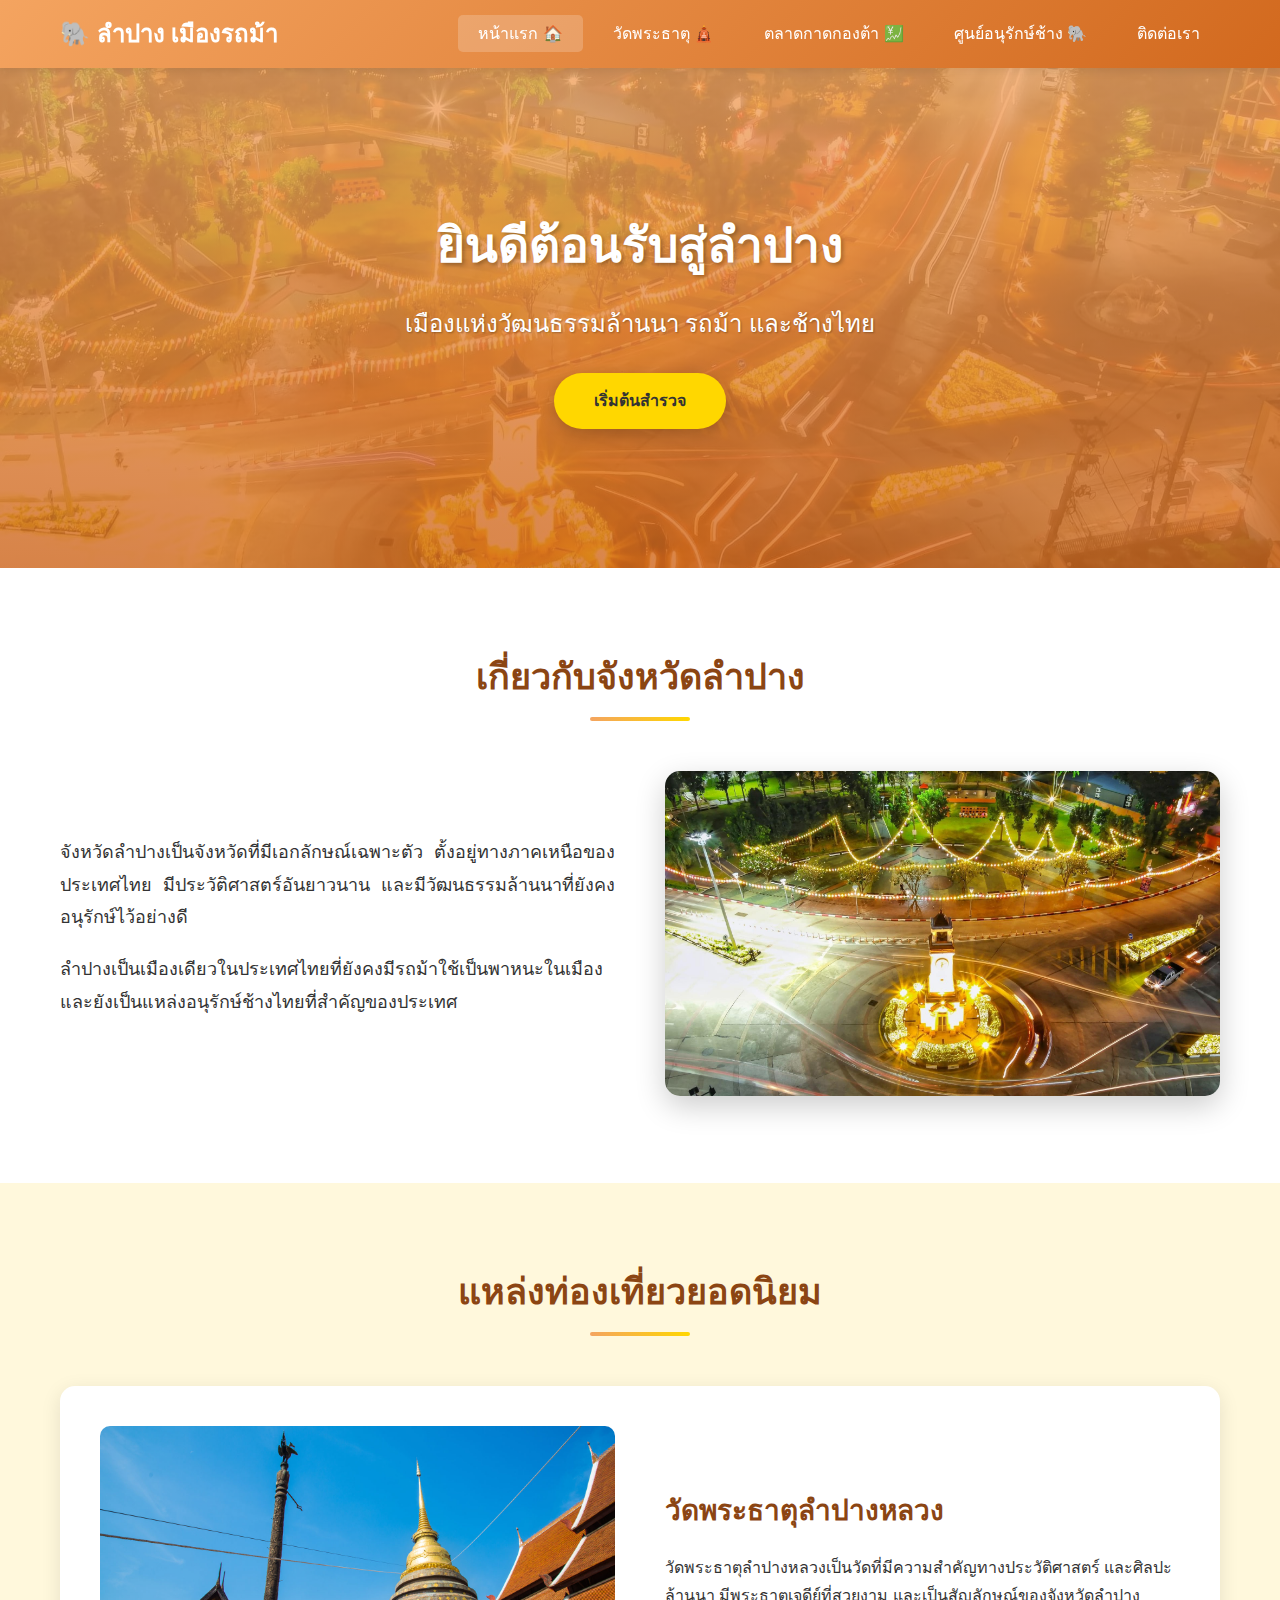
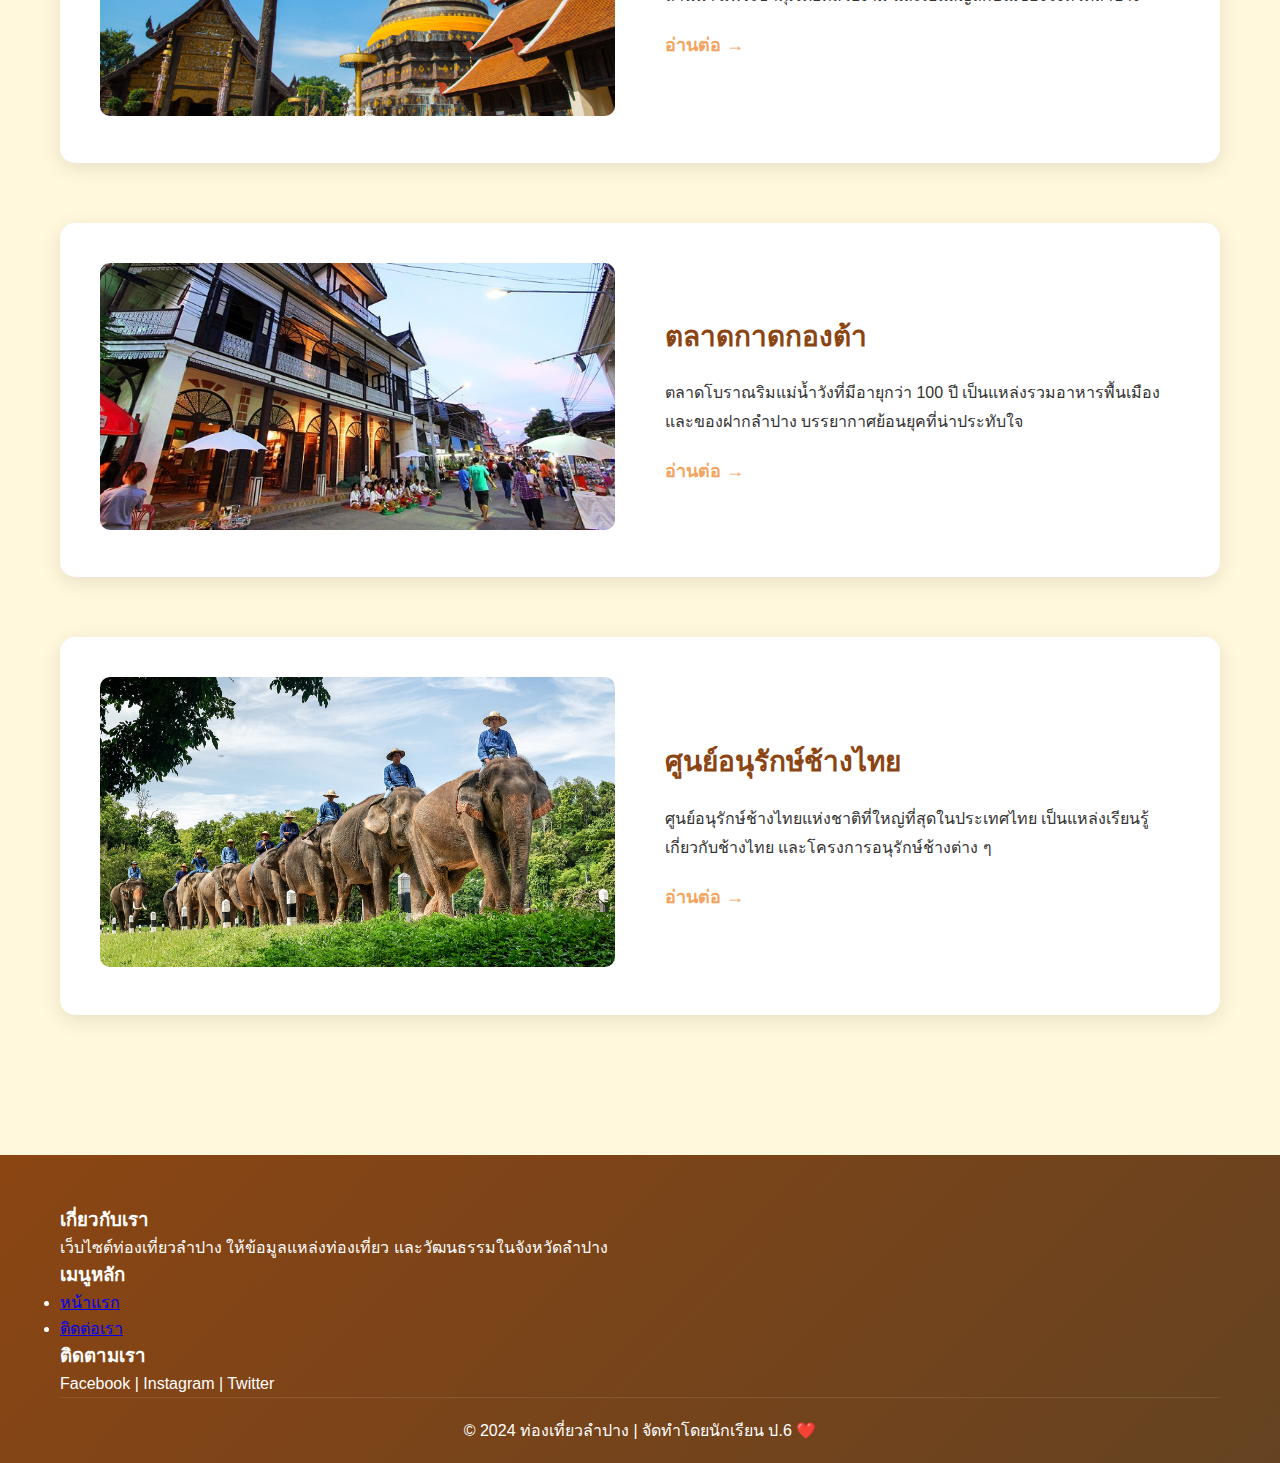
<file: index.html>
<!DOCTYPE html>
<html lang="th">
<head>
  <meta charset="UTF-8">
  <meta name="viewport" content="width=device-width, initial-scale=1.0">
  <title>ท่องเที่ยวลำปาง - เมืองรถม้า</title>
  <link rel="stylesheet" href="styles.css">
</head>

<body>

<!-- Header และ Navigation -->
<header>
  <div class="container">
    <div class="logo">
      <h1>🐘 ลำปาง เมืองรถม้า</h1>
    </div>
    <nav>
      <ul>
        <li><a href="index.html" class="active">หน้าแรก 🏠</a></li>
        <li><a href="wat-phra-that.html">วัดพระธาตุ 🛕</a></li>
        <li><a href="kad-kong-ta.html">ตลาดกาดกองต้า 💹</a></li>
        <li><a href="elephant-center.html">ศูนย์อนุรักษ์ช้าง 🐘</a></li>
        <li><a href="contact.html">ติดต่อเรา</a></li>
      </ul>
    </nav>
  </div>
</header>

<!-- Hero Section -->
<section class="hero">
  <div class="hero-content">
    <h2>ยินดีต้อนรับสู่ลำปาง</h2>
    <p>เมืองแห่งวัฒนธรรมล้านนา รถม้า และช้างไทย</p>
    <a href="#attractions" class="btn">เริ่มต้นสำรวจ</a>
  </div>
</section>

<!-- เกี่ยวกับลำปาง -->
<section class="about" id="attractions">
  <div class="container">
    <h2 class="section-title">เกี่ยวกับจังหวัดลำปาง</h2>
    <div class="content-wrapper">
      <div class="content-text">
        <p>
          จังหวัดลำปางเป็นจังหวัดที่มีเอกลักษณ์เฉพาะตัว
          ตั้งอยู่ทางภาคเหนือของประเทศไทย มีประวัติศาสตร์อันยาวนาน
          และมีวัฒนธรรมล้านนาที่ยังคงอนุรักษ์ไว้อย่างดี
        </p>
        <p>
          ลำปางเป็นเมืองเดียวในประเทศไทยที่ยังคงมีรถม้าใช้เป็นพาหนะในเมือง
          และยังเป็นแหล่งอนุรักษ์ช้างไทยที่สำคัญของประเทศ
        </p>
      </div>
      <div class="content-image">
        <img src="images/lampang1.jpg" alt="จังหวัดลำปาง">
      </div>
    </div>
  </div>
</section>

<!-- แหล่งท่องเที่ยวยอดนิยม -->
<section class="attractions">
  <div class="container">
    <h2 class="section-title">แหล่งท่องเที่ยวยอดนิยม</h2>

    <!-- สถานที่ 1 -->
    <div class="attraction-item">
      <div class="attraction-image">
        <img src="images/Watphrathatlampangluang.jpg" alt="วัดพระธาตุลำปางหลวง">
      </div>
      <div class="attraction-content">
        <h3>วัดพระธาตุลำปางหลวง</h3>
        <p>
          วัดพระธาตุลำปางหลวงเป็นวัดที่มีความสำคัญทางประวัติศาสตร์
          และศิลปะล้านนา มีพระธาตุเจดีย์ที่สวยงาม
          และเป็นสัญลักษณ์ของจังหวัดลำปาง
        </p>
        <a href="wat-phra-that.html" class="btn-link">อ่านต่อ →</a>
      </div>
    </div>

    <!-- สถานที่ 2 -->
    <div class="attraction-item reverse">
      <div class="attraction-content">
        <h3>ตลาดกาดกองต้า</h3>
        <p>
          ตลาดโบราณริมแม่น้ำวังที่มีอายุกว่า 100 ปี
          เป็นแหล่งรวมอาหารพื้นเมืองและของฝากลำปาง
          บรรยากาศย้อนยุคที่น่าประทับใจ
        </p>
        <a href="images/kongtamarket1.jpg" class="btn-link">อ่านต่อ →</a>
      </div>
      <div class="attraction-image">
        <img src="images/kongtamarket1.jpg" alt="ตลาดกาดกองต้า">
      </div>
    </div>

    <!-- สถานที่ 3 -->
    <div class="attraction-item">
      <div class="attraction-image">
        <img src="images/changthai1.jpg" alt="ศูนย์อนุรักษ์ช้างไทย">
      </div>
      <div class="attraction-content">
        <h3>ศูนย์อนุรักษ์ช้างไทย</h3>
        <p>
          ศูนย์อนุรักษ์ช้างไทยแห่งชาติที่ใหญ่ที่สุดในประเทศไทย
          เป็นแหล่งเรียนรู้เกี่ยวกับช้างไทย
          และโครงการอนุรักษ์ช้างต่าง ๆ
        </p>
        <a href="elephant-center.html" class="btn-link">อ่านต่อ →</a>
      </div>
    </div>

  </div>
</section>

<!-- Footer -->
<footer>
  <div class="container">
    <div class="footer-content">
      <div class="footer-section">
        <h3>เกี่ยวกับเรา</h3>
        <p>
          เว็บไซต์ท่องเที่ยวลำปาง ให้ข้อมูลแหล่งท่องเที่ยว
          และวัฒนธรรมในจังหวัดลำปาง
        </p>
      </div>
      <div class="footer-section">
        <h3>เมนูหลัก</h3>
        <ul>
          <li><a href="index.html">หน้าแรก</a></li>
          <li><a href="contact.html">ติดต่อเรา</a></li>
        </ul>
      </div>
      <div class="footer-section">
        <h3>ติดตามเรา</h3>
        <p>Facebook | Instagram | Twitter</p>
      </div>
    </div>
    <div class="footer-bottom">
      <p>&copy; 2024 ท่องเที่ยวลำปาง | จัดทำโดยนักเรียน ป.6 ❤️</p>
    </div>
  </div>
</footer>

</body>
</html>
</file>
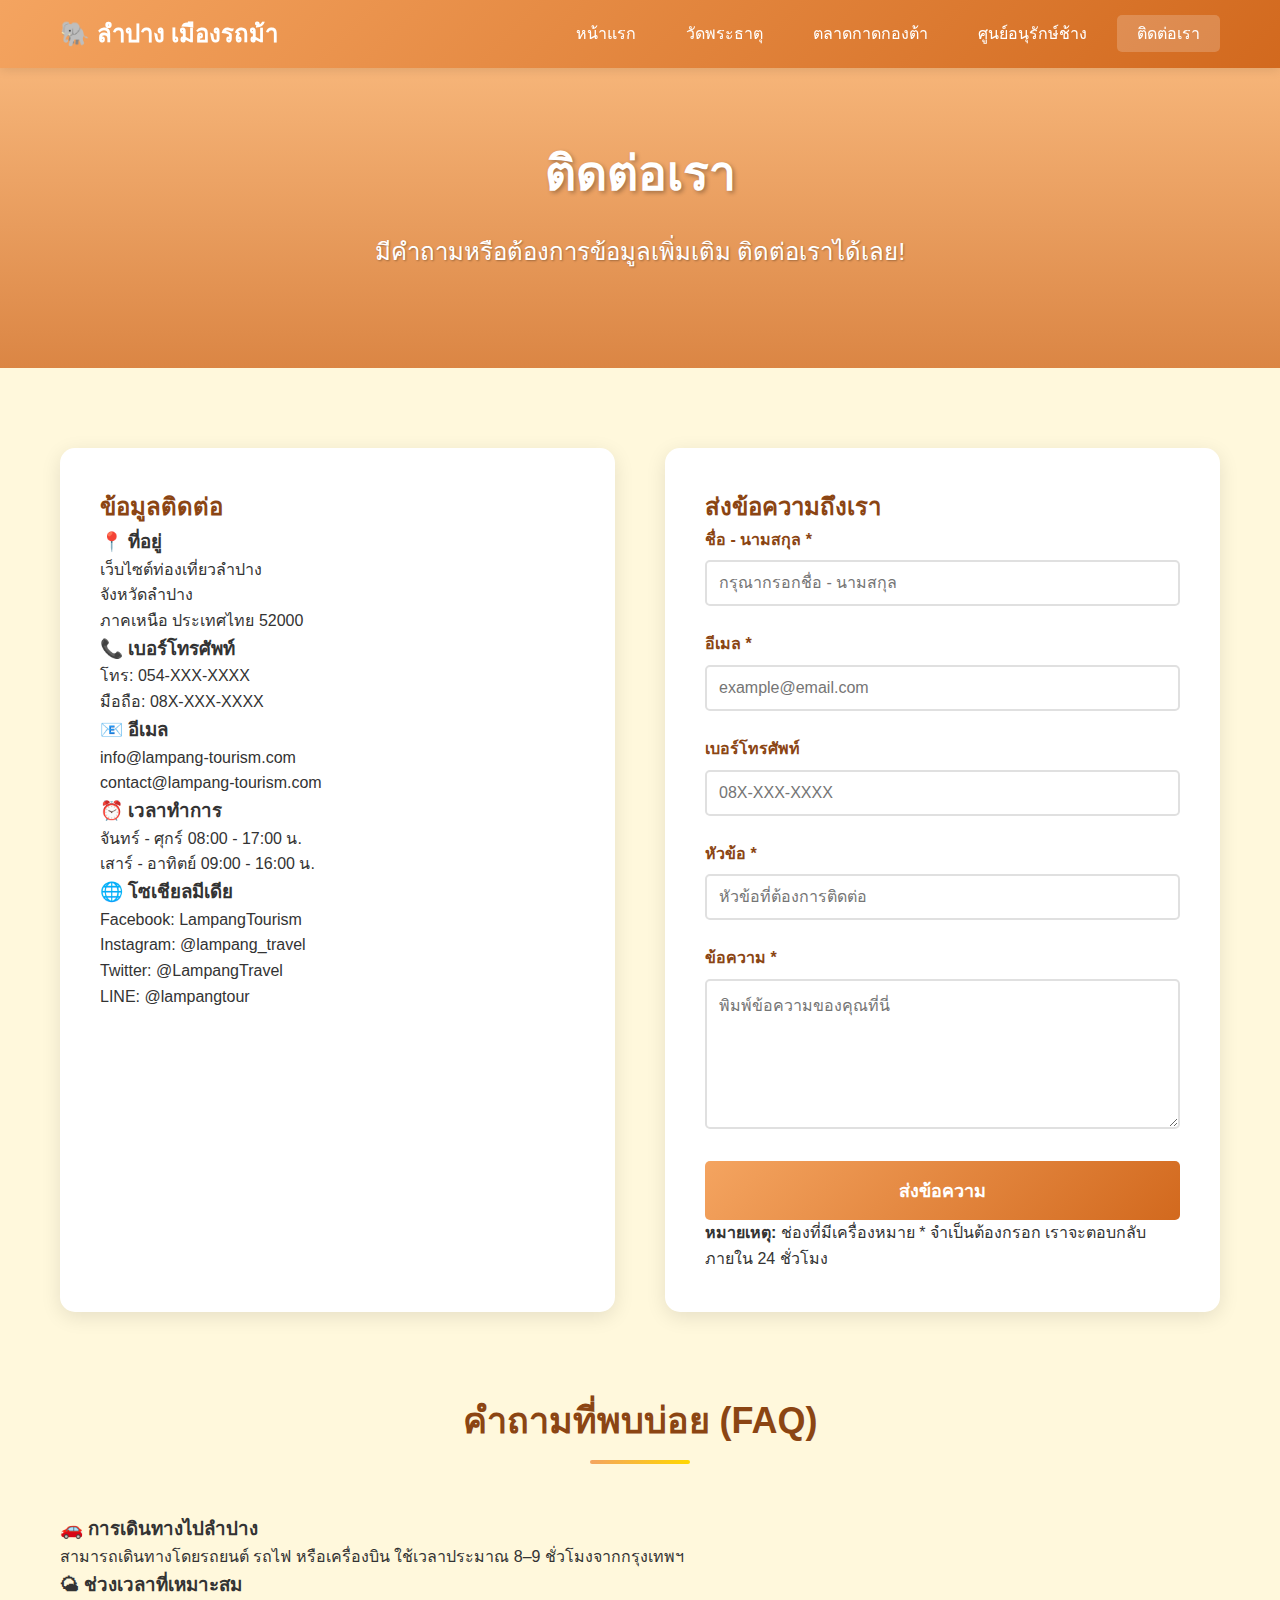
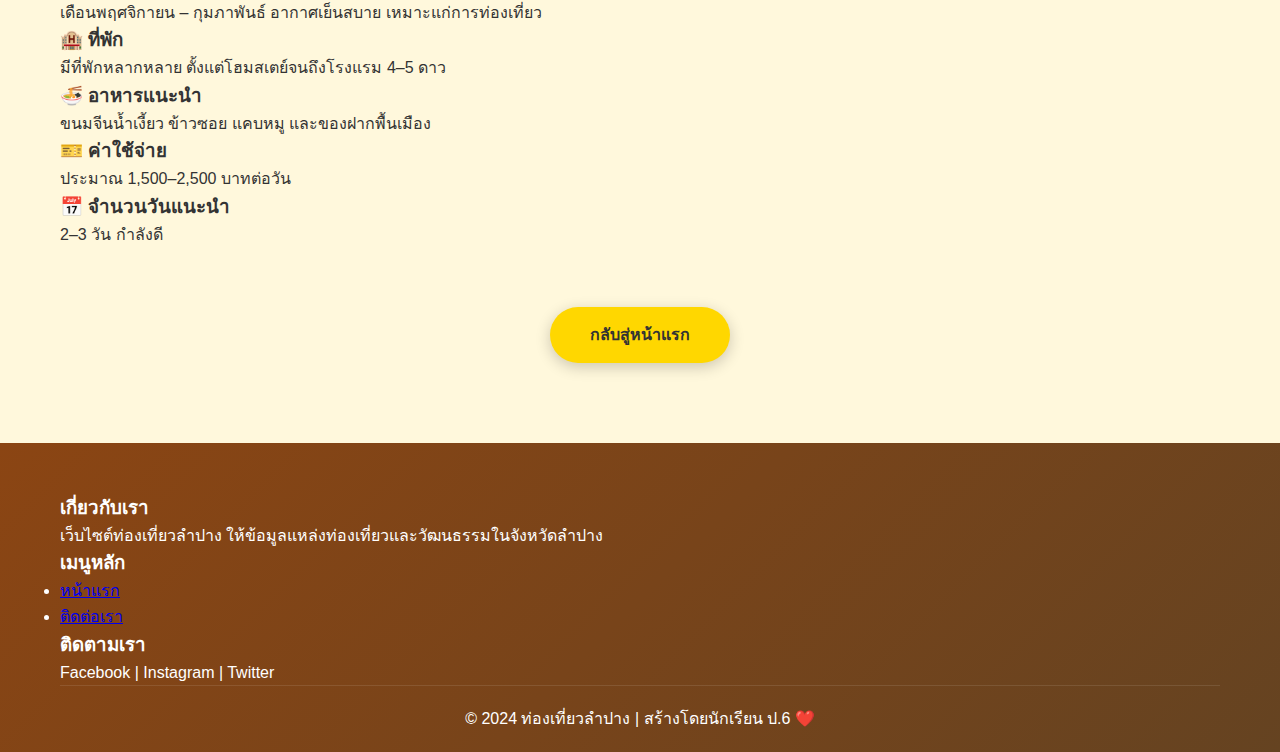
<file: contact.html>
<!DOCTYPE html>
<html lang="th">
<head>
  <meta charset="UTF-8">
  <meta name="viewport" content="width=device-width, initial-scale=1.0">
  <title>ติดต่อเรา - ท่องเที่ยวลำปาง</title>
  <link rel="stylesheet" href="styles.css">
</head>
<body>

<!-- Header และ Navigation -->
<header>
  <div class="container">
    <div class="logo">
      <h1>🐘 ลำปาง เมืองรถม้า</h1>
    </div>
    <nav>
      <ul>
        <li><a href="index.html">หน้าแรก</a></li>
        <li><a href="wat-phra-that.html">วัดพระธาตุ</a></li>
        <li><a href="kad-kong-ta.html">ตลาดกาดกองต้า</a></li>
        <li><a href="elephant-center.html">ศูนย์อนุรักษ์ช้าง</a></li>
        <li><a href="contact.html" class="active">ติดต่อเรา</a></li>
      </ul>
    </nav>
  </div>
</header>

<!-- Hero Section -->
<section class="hero" style="
  height:300px;
  background-image: linear-gradient(rgba(244,164,96,0.8), rgba(210,105,30,0.8)),
  url('https://images.unsplash.com/photo-1423666639041-f56000c27a9a?w=1600&h=400&fit=crop');
">
  <div class="hero-content">
    <h2>ติดต่อเรา</h2>
    <p>มีคำถามหรือต้องการข้อมูลเพิ่มเติม ติดต่อเราได้เลย!</p>
  </div>
</section>

<!-- Contact Section -->
<section class="contact-section">
  <div class="container">
    <div class="contact-container">

      <!-- ข้อมูลติดต่อ -->
      <div class="contact-info">
        <h2 style="color:#8B4513;">ข้อมูลติดต่อ</h2>

        <div>
          <h3>📍 ที่อยู่</h3>
          <p>
            เว็บไซต์ท่องเที่ยวลำปาง<br>
            จังหวัดลำปาง<br>
            ภาคเหนือ ประเทศไทย 52000
          </p>
        </div>

        <div>
          <h3>📞 เบอร์โทรศัพท์</h3>
          <p>
            โทร: 054-XXX-XXXX<br>
            มือถือ: 08X-XXX-XXXX
          </p>
        </div>

        <div>
          <h3>📧 อีเมล</h3>
          <p>
            info@lampang-tourism.com<br>
            contact@lampang-tourism.com
          </p>
        </div>

        <div>
          <h3>⏰ เวลาทำการ</h3>
          <p>
            จันทร์ - ศุกร์ 08:00 - 17:00 น.<br>
            เสาร์ - อาทิตย์ 09:00 - 16:00 น.
          </p>
        </div>

        <div>
          <h3>🌐 โซเชียลมีเดีย</h3>
          <p>
            Facebook: LampangTourism<br>
            Instagram: @lampang_travel<br>
            Twitter: @LampangTravel<br>
            LINE: @lampangtour
          </p>
        </div>
      </div>

      <!-- ฟอร์มติดต่อ -->
      <div class="contact-form">
        <h2 style="color:#8B4513;">ส่งข้อความถึงเรา</h2>

        <form>
          <div class="form-group">
            <label for="name">ชื่อ - นามสกุล *</label>
            <input type="text" id="name" required placeholder="กรุณากรอกชื่อ - นามสกุล">
          </div>

          <div class="form-group">
            <label for="email">อีเมล *</label>
            <input type="email" id="email" required placeholder="example@email.com">
          </div>

          <div class="form-group">
            <label for="phone">เบอร์โทรศัพท์</label>
            <input type="tel" id="phone" placeholder="08X-XXX-XXXX">
          </div>

          <div class="form-group">
            <label for="subject">หัวข้อ *</label>
            <input type="text" id="subject" required placeholder="หัวข้อที่ต้องการติดต่อ">
          </div>

          <div class="form-group">
            <label for="message">ข้อความ *</label>
            <textarea id="message" required placeholder="พิมพ์ข้อความของคุณที่นี่"></textarea>
          </div>

          <button type="submit" class="submit-btn">ส่งข้อความ</button>
        </form>

        <div class="note">
          <p><strong>หมายเหตุ:</strong> ช่องที่มีเครื่องหมาย * จำเป็นต้องกรอก เราจะตอบกลับภายใน 24 ชั่วโมง</p>
        </div>
      </div>

    </div>

    <!-- FAQ -->
    <div style="margin-top:80px;">
      <h2 class="section-title">คำถามที่พบบ่อย (FAQ)</h2>

      <div class="faq-grid">
        <div class="faq-box">
          <h3>🚗 การเดินทางไปลำปาง</h3>
          <p>สามารถเดินทางโดยรถยนต์ รถไฟ หรือเครื่องบิน ใช้เวลาประมาณ 8–9 ชั่วโมงจากกรุงเทพฯ</p>
        </div>

        <div class="faq-box">
          <h3>🌤 ช่วงเวลาที่เหมาะสม</h3>
          <p>เดือนพฤศจิกายน – กุมภาพันธ์ อากาศเย็นสบาย เหมาะแก่การท่องเที่ยว</p>
        </div>

        <div class="faq-box">
          <h3>🏨 ที่พัก</h3>
          <p>มีที่พักหลากหลาย ตั้งแต่โฮมสเตย์จนถึงโรงแรม 4–5 ดาว</p>
        </div>

        <div class="faq-box">
          <h3>🍜 อาหารแนะนำ</h3>
          <p>ขนมจีนน้ำเงี้ยว ข้าวซอย แคบหมู และของฝากพื้นเมือง</p>
        </div>

        <div class="faq-box">
          <h3>🎫 ค่าใช้จ่าย</h3>
          <p>ประมาณ 1,500–2,500 บาทต่อวัน</p>
        </div>

        <div class="faq-box">
          <h3>📅 จำนวนวันแนะนำ</h3>
          <p>2–3 วัน กำลังดี</p>
        </div>
      </div>
    </div>

    <!-- ปุ่มกลับ -->
    <div style="text-align:center; margin-top:60px;">
      <a href="index.html" class="btn">กลับสู่หน้าแรก</a>
    </div>

  </div>
</section>

<!-- Footer -->
<footer>
  <div class="container">
    <div class="footer-content">
      <div class="footer-section">
        <h3>เกี่ยวกับเรา</h3>
        <p>เว็บไซต์ท่องเที่ยวลำปาง ให้ข้อมูลแหล่งท่องเที่ยวและวัฒนธรรมในจังหวัดลำปาง</p>
      </div>
      <div class="footer-section">
        <h3>เมนูหลัก</h3>
        <ul>
          <li><a href="index.html">หน้าแรก</a></li>
          <li><a href="contact.html">ติดต่อเรา</a></li>
        </ul>
      </div>
      <div class="footer-section">
        <h3>ติดตามเรา</h3>
        <p>Facebook | Instagram | Twitter</p>
      </div>
    </div>

    <div class="footer-bottom">
      <p>&copy; 2024 ท่องเที่ยวลำปาง | สร้างโดยนักเรียน ป.6 ❤️</p>
    </div>
  </div>
</footer>

</body>
</html>
</file>
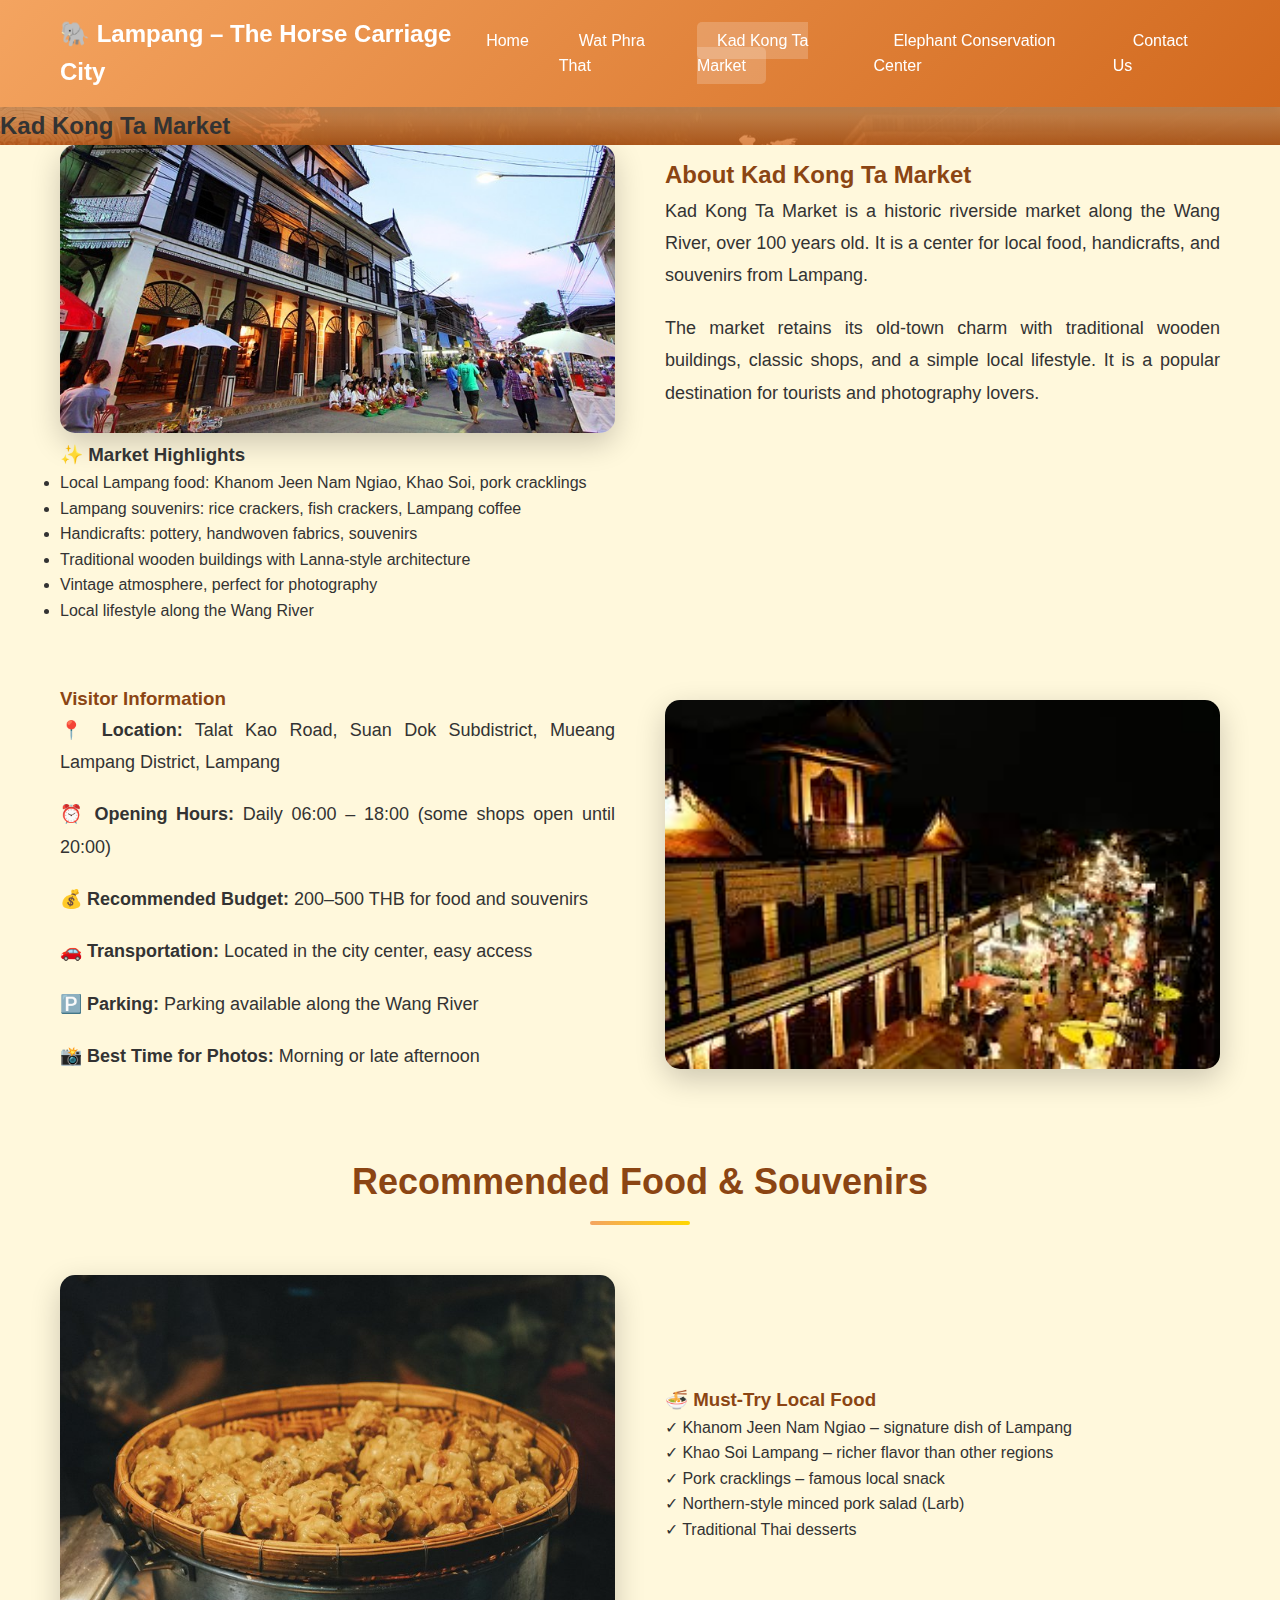
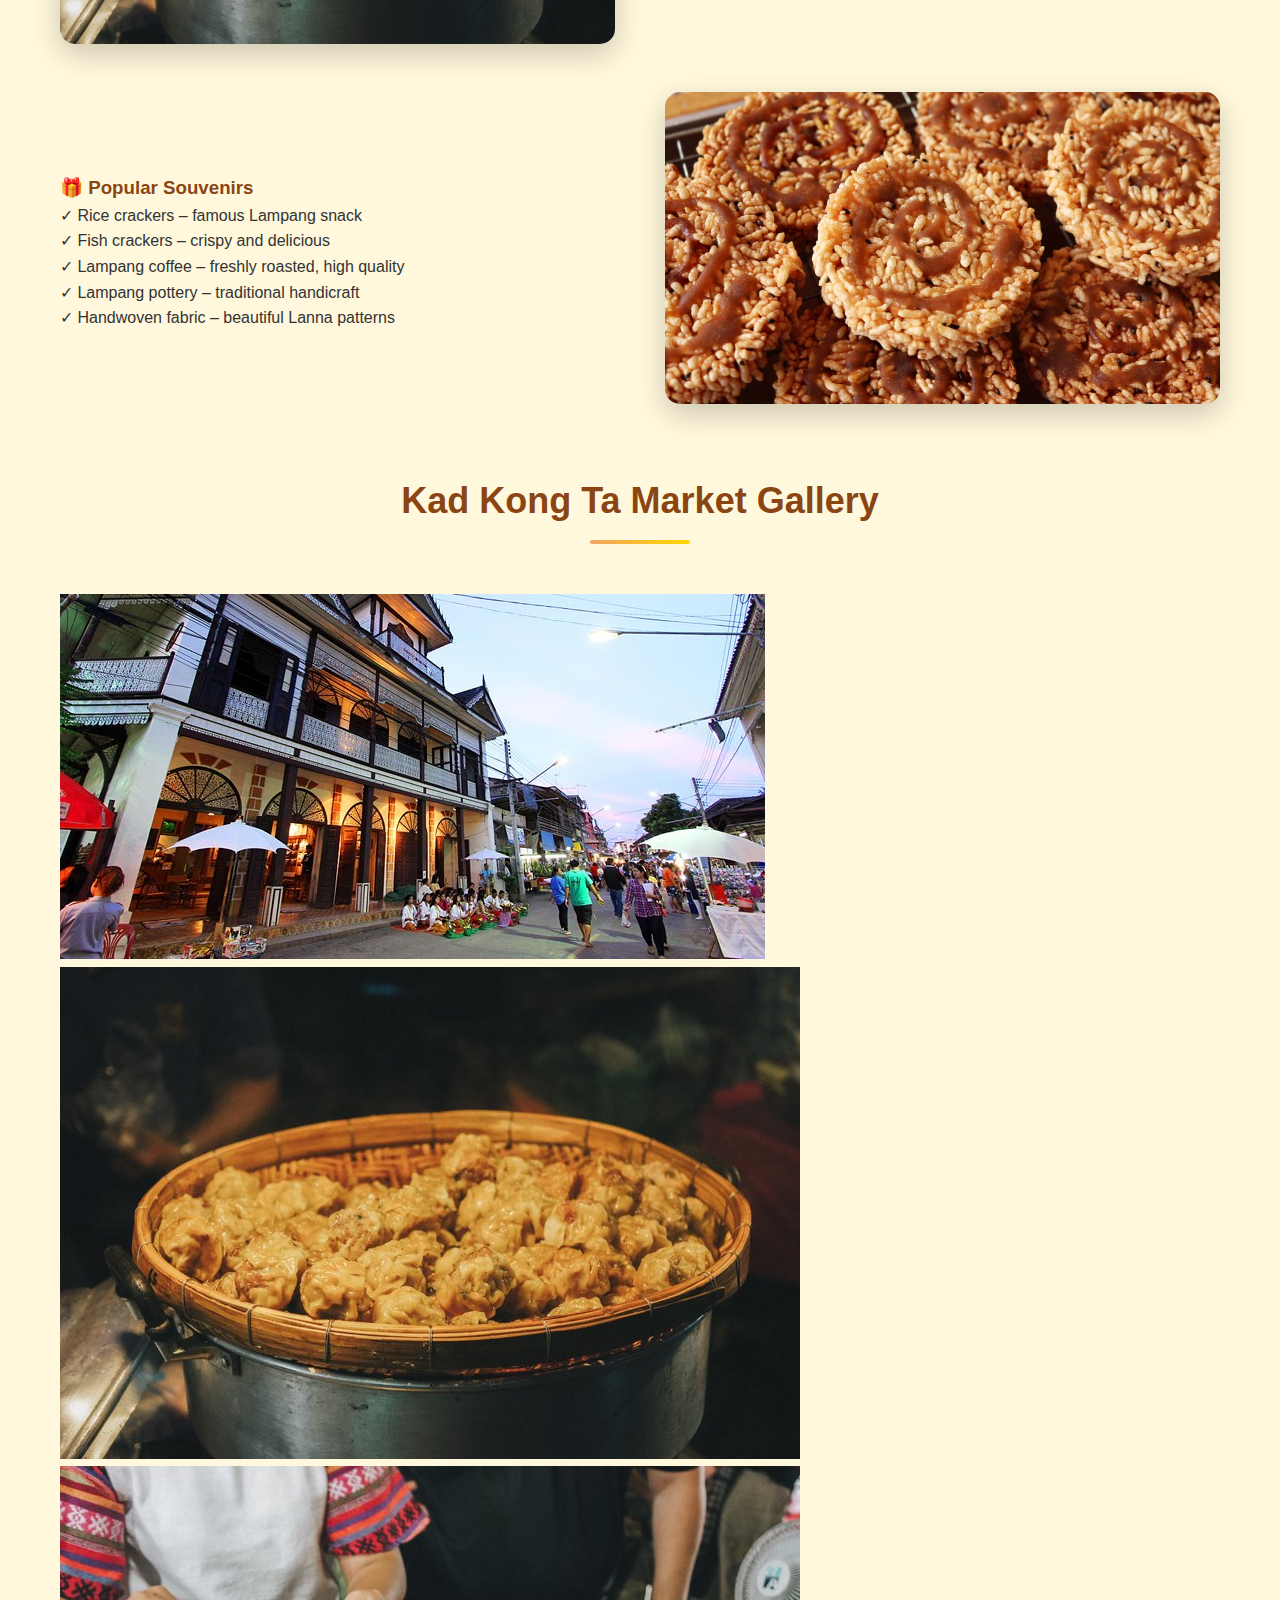
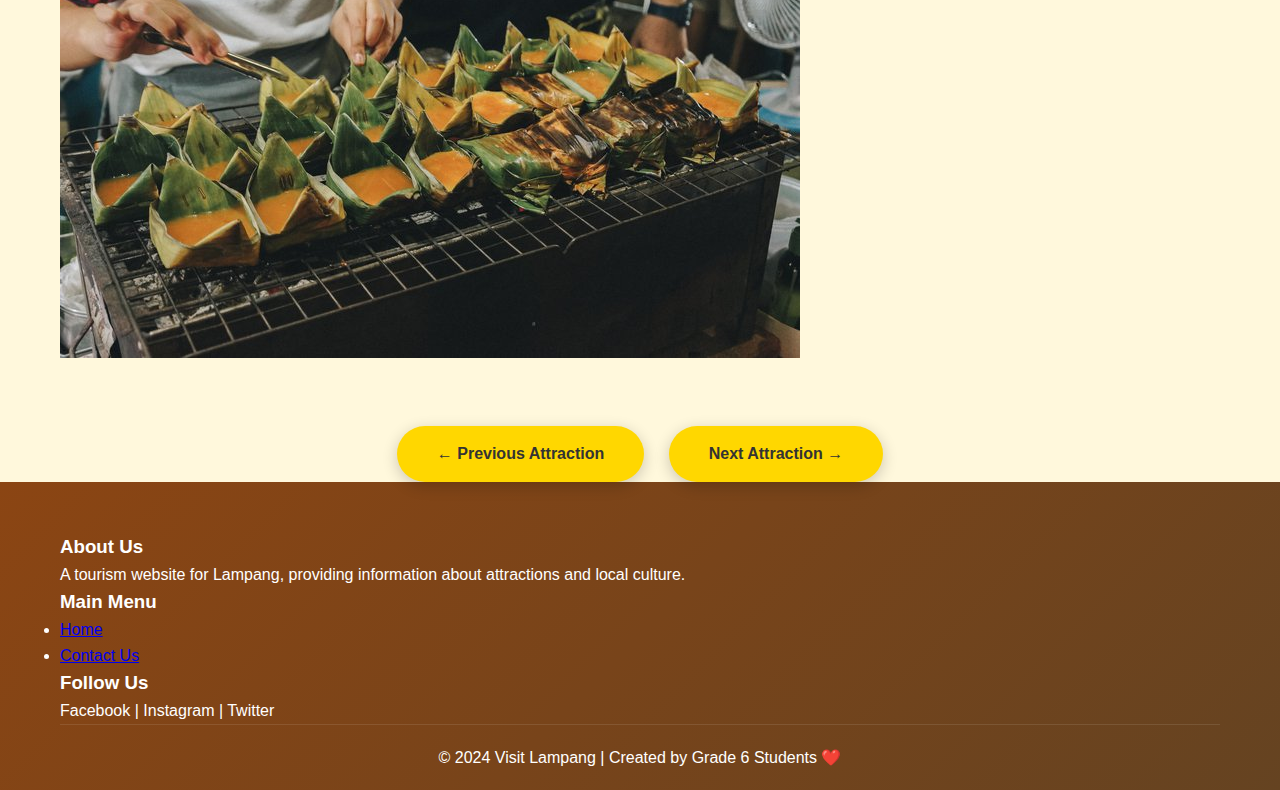
<file: kad-kong-ta.html>
<!DOCTYPE html>
<html lang="en">
<head>
  <meta charset="UTF-8">
  <meta name="viewport" content="width=device-width, initial-scale=1.0">
  <title>Kad Kong Ta Market - Visit Lampang</title>
  <link rel="stylesheet" href="styles.css">
</head>

<body>

<!-- Header and Navigation -->
<header>
  <div class="container">
    <div class="logo">
      <h1>🐘 Lampang – The Horse Carriage City</h1>
    </div>
    <nav>
      <ul>
        <li><a href="index.html">Home</a></li>
        <li><a href="wat-phra-that.html">Wat Phra That</a></li>
        <li><a href="kad-kong-ta.html" class="active">Kad Kong Ta Market</a></li>
        <li><a href="elephant-center.html">Elephant Conservation Center</a></li>
        <li><a href="contact.html">Contact Us</a></li>
      </ul>
    </nav>
  </div>
</header>

<!-- Hero Section -->
<section class="detail-hero" style="background-image: linear-gradient(rgba(244,164,96,0.8), rgba(210,105,30,0.8)), url('images/coverkongtamarket.jpg');">
  <h2>Kad Kong Ta Market</h2>
</section>

<!-- Detail Content -->
<section class="detail-content">
  <div class="container">

    <div class="content-wrapper">
      <div class="content-image">
        <img src="images/kongtamarket1.jpg" alt="Kad Kong Ta Market">
      </div>
      <div class="content-text">
        <h2 style="color:#8B4513;">About Kad Kong Ta Market</h2>
        <p>
          Kad Kong Ta Market is a historic riverside market along the Wang River,
          over 100 years old. It is a center for local food, handicrafts,
          and souvenirs from Lampang.
        </p>
        <p>
          The market retains its old-town charm with traditional wooden buildings,
          classic shops, and a simple local lifestyle.
          It is a popular destination for tourists and photography lovers.
        </p>
      </div>
    </div>

    <!-- Highlights -->
    <div class="info-box">
      <h3>✨ Market Highlights</h3>
      <ul>
        <li>Local Lampang food: Khanom Jeen Nam Ngiao, Khao Soi, pork cracklings</li>
        <li>Lampang souvenirs: rice crackers, fish crackers, Lampang coffee</li>
        <li>Handicrafts: pottery, handwoven fabrics, souvenirs</li>
        <li>Traditional wooden buildings with Lanna-style architecture</li>
        <li>Vintage atmosphere, perfect for photography</li>
        <li>Local lifestyle along the Wang River</li>
      </ul>
    </div>

    <!-- Visitor Info -->
    <div class="content-wrapper" style="margin-top:60px;">
      <div class="content-text">
        <h3 style="color:#8B4513;">Visitor Information</h3>
        <p><strong>📍 Location:</strong> Talat Kao Road, Suan Dok Subdistrict, Mueang Lampang District, Lampang</p>
        <p><strong>⏰ Opening Hours:</strong> Daily 06:00 – 18:00 (some shops open until 20:00)</p>
        <p><strong>💰 Recommended Budget:</strong> 200–500 THB for food and souvenirs</p>
        <p><strong>🚗 Transportation:</strong> Located in the city center, easy access</p>
        <p><strong>🅿️ Parking:</strong> Parking available along the Wang River</p>
        <p><strong>📸 Best Time for Photos:</strong> Morning or late afternoon</p>
      </div>
      <div class="content-image">
        <img src="images/kongtamarket3.jpg" alt="Market atmosphere">
      </div>
    </div>

    <!-- Food & Souvenirs -->
    <div style="margin-top:60px;">
      <h2 class="section-title">Recommended Food & Souvenirs</h2>

      <div class="content-wrapper" style="margin-bottom:40px;">
        <div class="content-image">
          <img src="images/kongtamarket6.jpg" alt="Local food">
        </div>
        <div class="content-text">
          <h3 style="color:#8B4513;">🍜 Must-Try Local Food</h3>
          <ul style="list-style:none; padding-left:0;">
            <li>✓ Khanom Jeen Nam Ngiao – signature dish of Lampang</li>
            <li>✓ Khao Soi Lampang – richer flavor than other regions</li>
            <li>✓ Pork cracklings – famous local snack</li>
            <li>✓ Northern-style minced pork salad (Larb)</li>
            <li>✓ Traditional Thai desserts</li>
          </ul>
        </div>
      </div>

      <div class="content-wrapper">
        <div class="content-text">
          <h3 style="color:#8B4513;">🎁 Popular Souvenirs</h3>
          <ul style="list-style:none; padding-left:0;">
            <li>✓ Rice crackers – famous Lampang snack</li>
            <li>✓ Fish crackers – crispy and delicious</li>
            <li>✓ Lampang coffee – freshly roasted, high quality</li>
            <li>✓ Lampang pottery – traditional handicraft</li>
            <li>✓ Handwoven fabric – beautiful Lanna patterns</li>
          </ul>
        </div>
        <div class="content-image">
          <img src="images/kong0.jpg" alt="Souvenirs">
        </div>
      </div>
    </div>

    <!-- Gallery -->
    <div style="margin-top:60px;">
      <h2 class="section-title">Kad Kong Ta Market Gallery</h2>
      <div class="gallery">
        <img src="images/kongtamarket1.jpg" alt="Market view 1">
        <img src="images/kongtamarket6.jpg" alt="Market view 2">
        <img src="images/kongtamarket7.jpg" alt="Food">
      </div>
    </div>

    <!-- Navigation Buttons -->
    <div style="margin-top:60px; text-align:center;">
      <a href="wat-phra-that.html" class="btn" style="margin-right:20px;">
        ← Previous Attraction
      </a>
      <a href="elephant-center.html" class="btn">
        Next Attraction →
      </a>
    </div>

  </div>
</section>

<!-- Footer -->
<footer>
  <div class="container">
    <div class="footer-content">
      <div class="footer-section">
        <h3>About Us</h3>
        <p>
          A tourism website for Lampang,
          providing information about attractions and local culture.
        </p>
      </div>
      <div class="footer-section">
        <h3>Main Menu</h3>
        <ul>
          <li><a href="index.html">Home</a></li>
          <li><a href="contact.html">Contact Us</a></li>
        </ul>
      </div>
      <div class="footer-section">
        <h3>Follow Us</h3>
        <p>Facebook | Instagram | Twitter</p>
      </div>
    </div>
    <div class="footer-bottom">
      <p>&copy; 2024 Visit Lampang | Created by Grade 6 Students ❤️</p>
    </div>
  </div>
</footer>

</body>
</html>
</file>
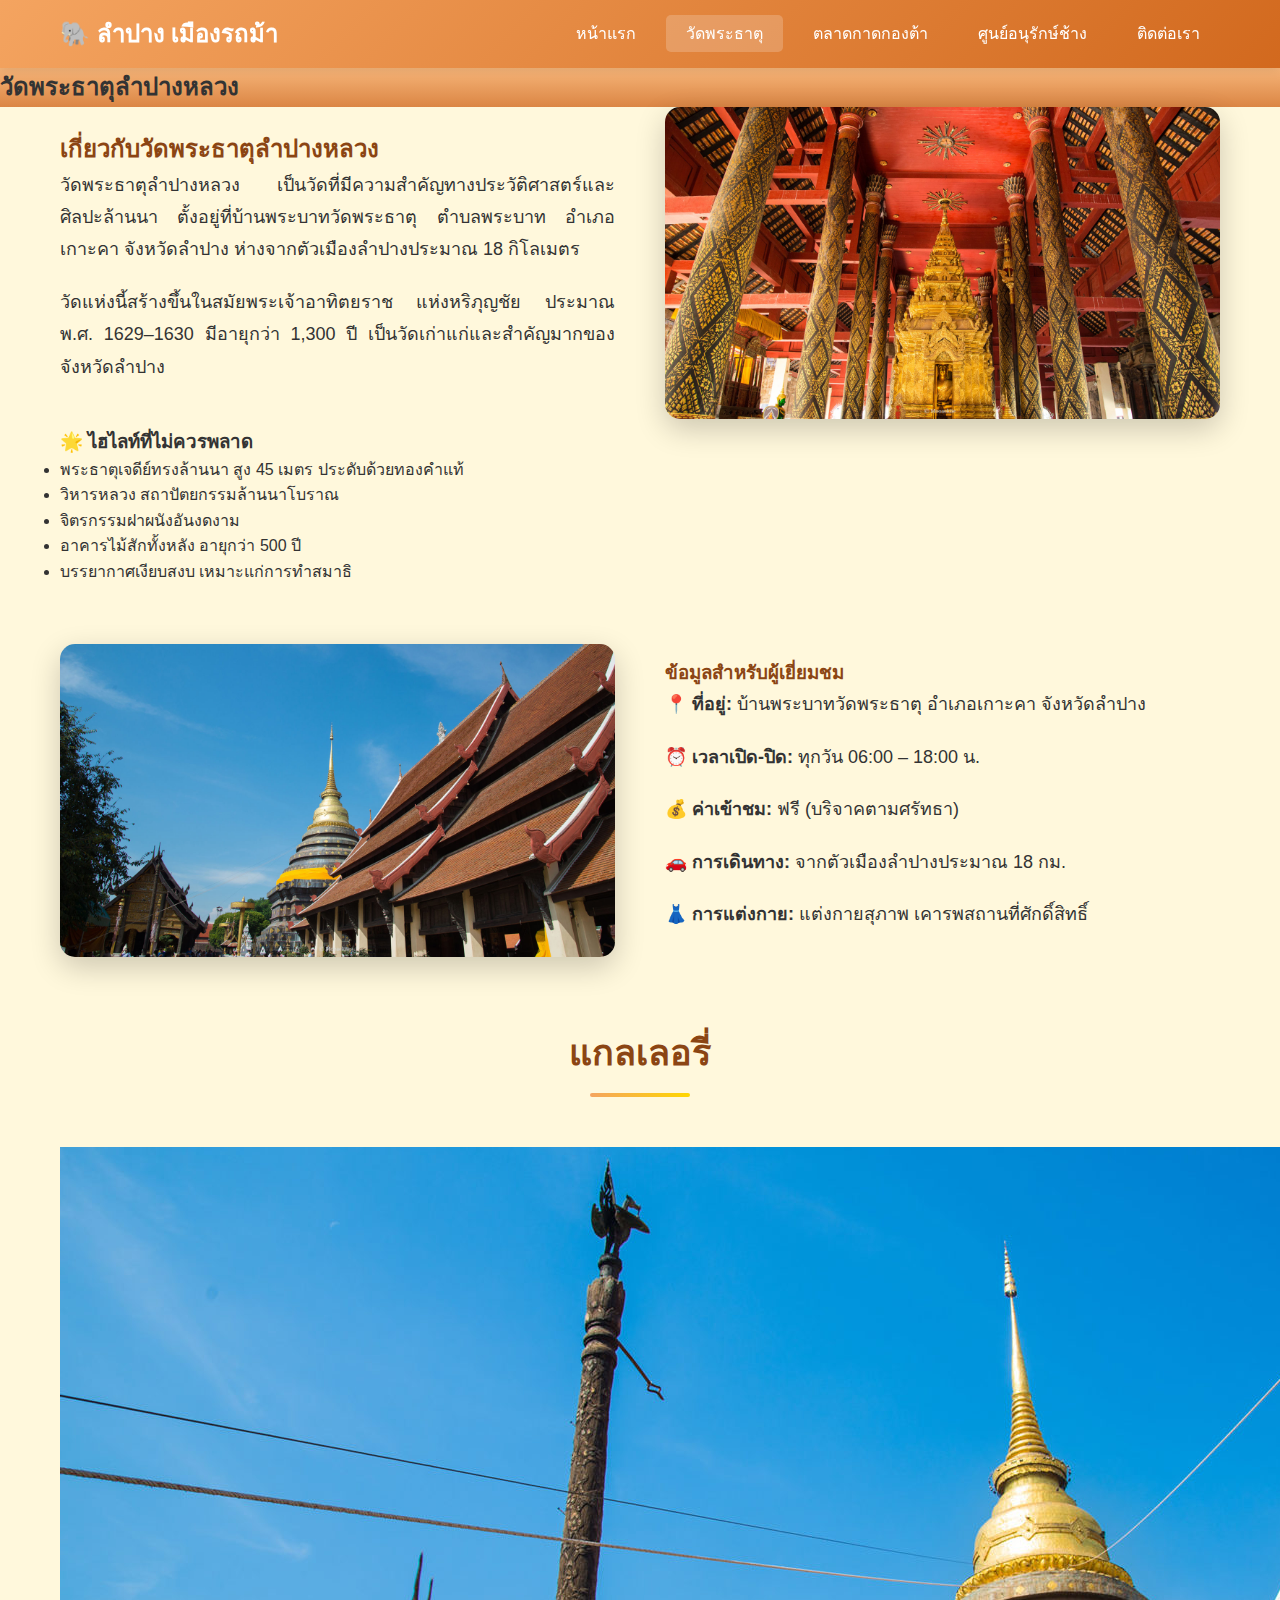
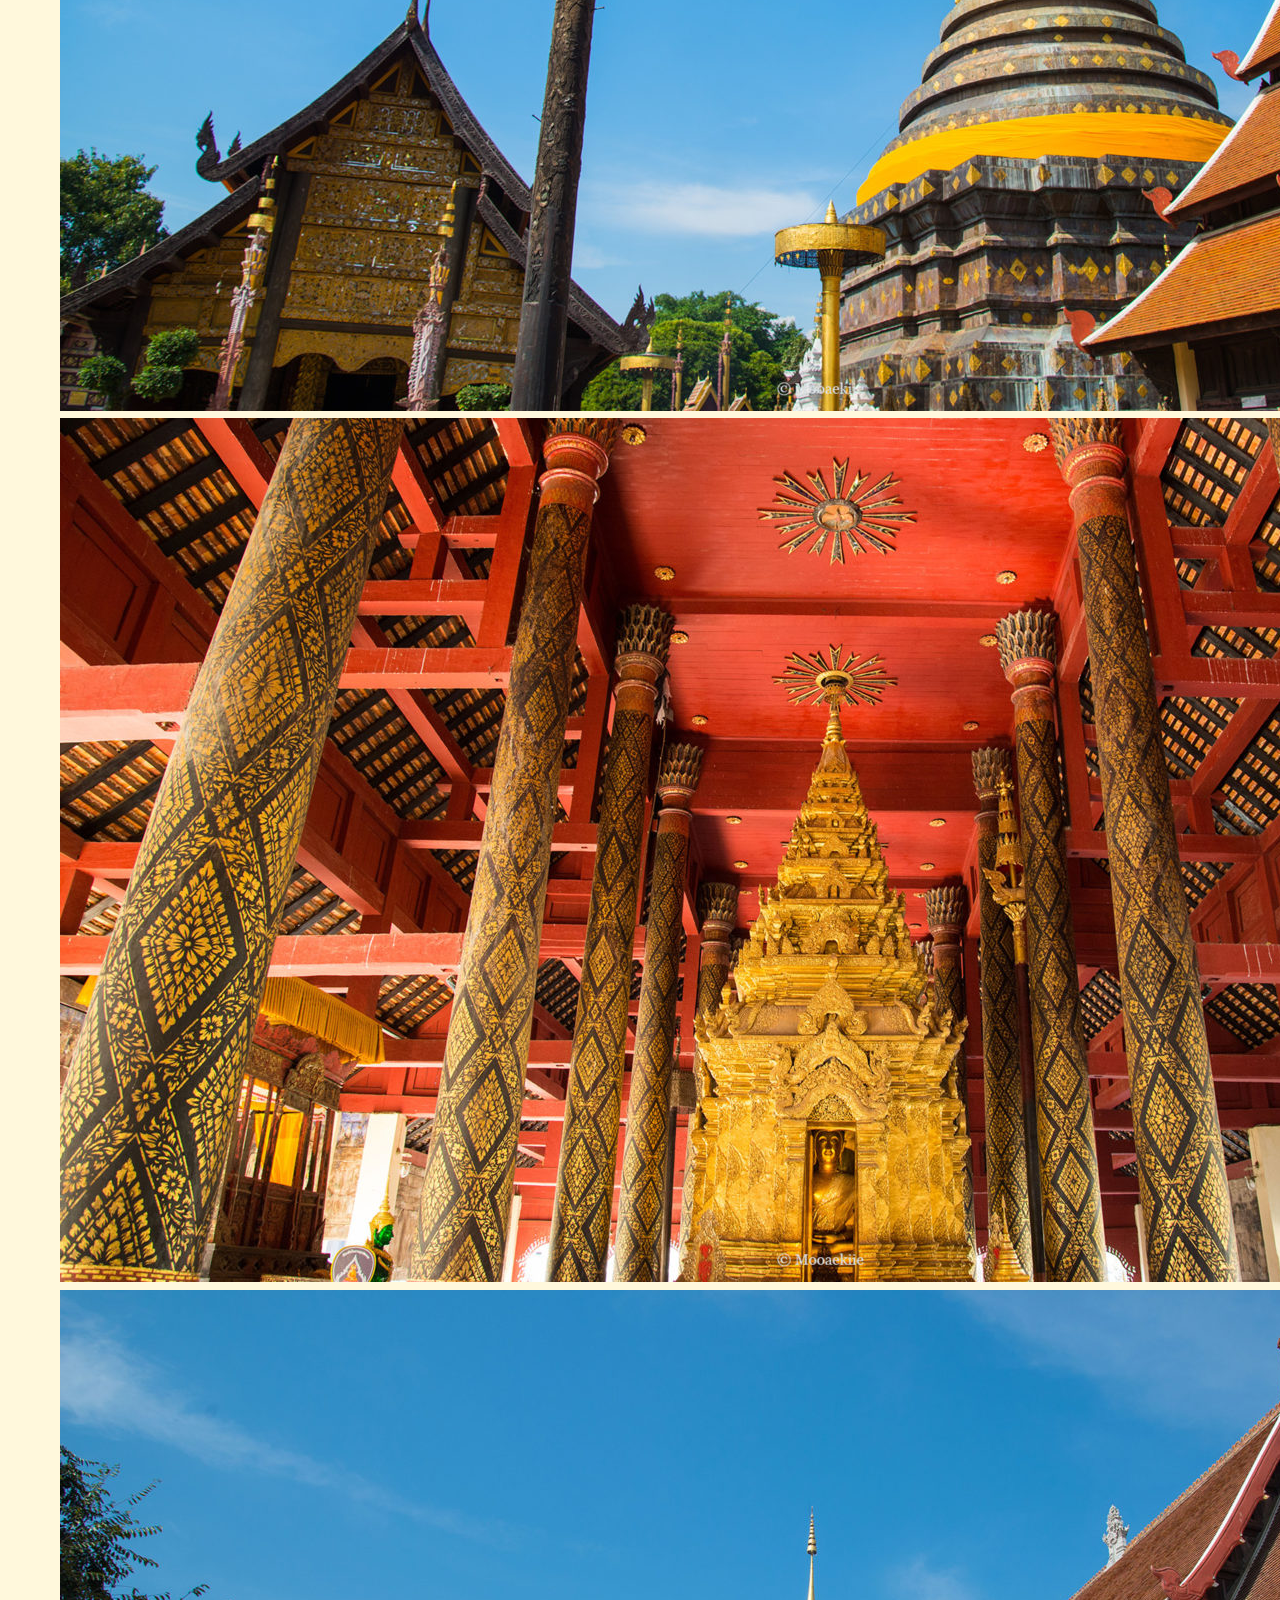
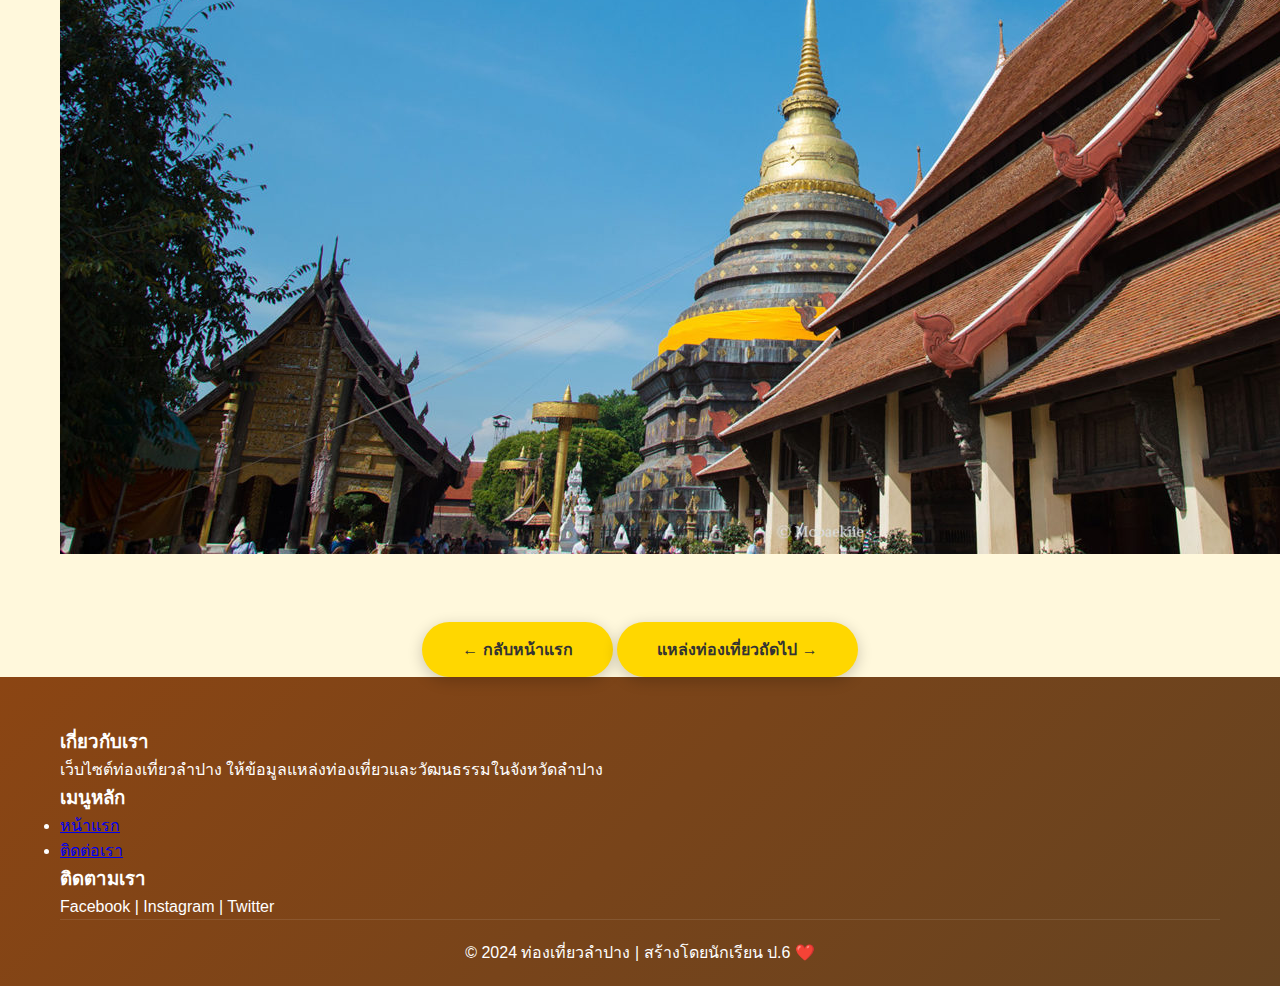
<file: wat-phra-that.html>
<!DOCTYPE html>
<html lang="th">
<head>
  <meta charset="UTF-8">
  <meta name="viewport" content="width=device-width, initial-scale=1.0">
  <title>วัดพระธาตุลำปางหลวง - ท่องเที่ยวลำปาง</title>
  <link rel="stylesheet" href="styles.css">
</head>
<body>

<!-- Header และ Navigation -->
<header>
  <div class="container">
    <div class="logo">
      <h1>🐘 ลำปาง เมืองรถม้า</h1>
    </div>
    <nav>
      <ul>
        <li><a href="index.html">หน้าแรก</a></li>
        <li><a href="wat-phra-that.html" class="active">วัดพระธาตุ</a></li>
        <li><a href="kad-kong-ta.html">ตลาดกาดกองต้า</a></li>
        <li><a href="elephant-center.html">ศูนย์อนุรักษ์ช้าง</a></li>
        <li><a href="contact.html">ติดต่อเรา</a></li>
      </ul>
    </nav>
  </div>
</header>

<!-- Detail Hero Section -->
<section class="detail-hero"
  style="background-image: linear-gradient(rgba(244,164,96,0.8), rgba(210,105,30,0.8)),
  url('https://images.unsplash.com/photo-1551882547-ff40c63fe5fa?w=1600&h=400&fit=crop');">
  <h2>วัดพระธาตุลำปางหลวง</h2>
</section>

<!-- Detail Content -->
<section class="detail-content">
  <div class="container">

    <div class="content-wrapper">
      <div class="content-text">
        <h2 style="color:#8B4513;">เกี่ยวกับวัดพระธาตุลำปางหลวง</h2>
        <p>
          วัดพระธาตุลำปางหลวง เป็นวัดที่มีความสำคัญทางประวัติศาสตร์และศิลปะล้านนา
          ตั้งอยู่ที่บ้านพระบาทวัดพระธาตุ ตำบลพระบาท อำเภอเกาะคา จังหวัดลำปาง
          ห่างจากตัวเมืองลำปางประมาณ 18 กิโลเมตร
        </p>
        <p>
          วัดแห่งนี้สร้างขึ้นในสมัยพระเจ้าอาทิตยราช แห่งหริภุญชัย
          ประมาณ พ.ศ. 1629–1630 มีอายุกว่า 1,300 ปี
          เป็นวัดเก่าแก่และสำคัญมากของจังหวัดลำปาง
        </p>
      </div>

      <div class="content-image">
        <img src="images/Watphrathatlampangluang2.jpg" alt="วัดพระธาตุลำปางหลวง">
      </div>
    </div>

    <!-- ไฮไลท์ -->
    <div class="info-box">
      <h3>🌟 ไฮไลท์ที่ไม่ควรพลาด</h3>
      <ul>
        <li>พระธาตุเจดีย์ทรงล้านนา สูง 45 เมตร ประดับด้วยทองคำแท้</li>
        <li>วิหารหลวง สถาปัตยกรรมล้านนาโบราณ</li>
        <li>จิตรกรรมฝาผนังอันงดงาม</li>
        <li>อาคารไม้สักทั้งหลัง อายุกว่า 500 ปี</li>
        <li>บรรยากาศเงียบสงบ เหมาะแก่การทำสมาธิ</li>
      </ul>
    </div>

    <!-- ข้อมูลผู้เยี่ยมชม -->
    <div class="content-wrapper" style="margin-top:60px;">
      <div class="content-image">
        <img src="images/Watphrathatlampangluang3.jpg" alt="พระธาตุเจดีย์">
      </div>
      <div class="content-text">
        <h3 style="color:#8B4513;">ข้อมูลสำหรับผู้เยี่ยมชม</h3>
        <p><strong>📍 ที่อยู่:</strong> บ้านพระบาทวัดพระธาตุ อำเภอเกาะคา จังหวัดลำปาง</p>
        <p><strong>⏰ เวลาเปิด-ปิด:</strong> ทุกวัน 06:00 – 18:00 น.</p>
        <p><strong>💰 ค่าเข้าชม:</strong> ฟรี (บริจาคตามศรัทธา)</p>
        <p><strong>🚗 การเดินทาง:</strong> จากตัวเมืองลำปางประมาณ 18 กม.</p>
        <p><strong>👗 การแต่งกาย:</strong> แต่งกายสุภาพ เคารพสถานที่ศักดิ์สิทธิ์</p>
      </div>
    </div>

    <!-- แกลเลอรี่ -->
    <div style="margin-top:60px;">
      <h2 class="section-title">แกลเลอรี่</h2>
      <div class="gallery">
        <img src="images/Watphrathatlampangluang.jpg" alt="วัดพระธาตุ 1">
        <img src="images/Watphrathatlampangluang2.jpg" alt="วัดพระธาตุ 2">
        <img src="images/Watphrathatlampangluang3.jpg" alt="วัดพระธาตุ 3">
      </div>
    </div>

    <!-- ปุ่ม -->
    <div style="margin-top:60px; text-align:center;">
      <a href="index.html" class="btn">← กลับหน้าแรก</a>
      <a href="kad-kong-ta.html" class="btn">แหล่งท่องเที่ยวถัดไป →</a>
    </div>

  </div>
</section>

<!-- Footer -->
<footer>
  <div class="container">
    <div class="footer-content">
      <div class="footer-section">
        <h3>เกี่ยวกับเรา</h3>
        <p>เว็บไซต์ท่องเที่ยวลำปาง ให้ข้อมูลแหล่งท่องเที่ยวและวัฒนธรรมในจังหวัดลำปาง</p>
      </div>
      <div class="footer-section">
        <h3>เมนูหลัก</h3>
        <ul>
          <li><a href="index.html">หน้าแรก</a></li>
          <li><a href="contact.html">ติดต่อเรา</a></li>
        </ul>
      </div>
      <div class="footer-section">
        <h3>ติดตามเรา</h3>
        <p>Facebook | Instagram | Twitter</p>
      </div>
    </div>
    <div class="footer-bottom">
      <p>&copy; 2024 ท่องเที่ยวลำปาง | สร้างโดยนักเรียน ป.6 ❤️</p>
    </div>
  </div>
</footer>

</body>
</html>
</file>
<file: styles.css>
/* ========== ตั้งค่าพื้นฐาน ========== */
* {
    margin: 0;
    padding: 0;
    box-sizing: border-box;
}

body {
    font-family: 'Segoe UI', Tahoma, Geneva, Verdana, sans-serif;
    line-height: 1.6;
    color: #333;
    background-color: #FFF8DC;
}

.container {
    max-width: 1200px;
    margin: 0 auto;
    padding: 0 20px;
}

/* ========== Header และ Navigation ========== */
header {
    background: linear-gradient(135deg, #F4A460 0%, #D2691E 100%);
    box-shadow: 0 2px 10px rgba(0,0,0,0.1);
    position: sticky;
    top: 0;
    z-index: 1000;
}

header .container {
    display: flex;
    justify-content: space-between;
    align-items: center;
    padding: 15px 20px;
}

.logo h1 {
    color: white;
    font-size: 24px;
    font-weight: bold;
}

nav ul {
    display: flex;
    list-style: none;
    gap: 10px;
}

nav ul li a {
    color: white;
    text-decoration: none;
    padding: 10px 20px;
    border-radius: 5px;
    transition: all 0.3s ease;
    font-weight: 500;
}

nav ul li a:hover,
nav ul li a.active {
    background-color: rgba(255, 255, 255, 0.2);
    transform: translateY(-2px);
}

/* ========== Hero Section ========== */
.hero {
    background: linear-gradient(rgba(244,164,96,0.8), rgba(210,105,30,0.8)),
        url('images/lampang2.jpg') center/cover;
    height: 500px;
    display: flex;
    align-items: center;
    justify-content: center;
    text-align: center;
    color: white;
}

.hero-content h2 {
    font-size: 48px;
    margin-bottom: 20px;
    text-shadow: 2px 2px 4px rgba(0,0,0,0.3);
}

.hero-content p {
    font-size: 24px;
    margin-bottom: 30px;
    text-shadow: 1px 1px 2px rgba(0,0,0,0.3);
}

.btn {
    display: inline-block;
    padding: 15px 40px;
    background-color: #FFD700;
    color: #333;
    text-decoration: none;
    border-radius: 50px;
    font-weight: bold;
    transition: all 0.3s ease;
    box-shadow: 0 4px 15px rgba(0,0,0,0.2);
}

.btn:hover {
    background-color: #FFA500;
    transform: translateY(-3px);
    box-shadow: 0 6px 20px rgba(0,0,0,0.3);
}

/* ========== Section Title ========== */
.section-title {
    text-align: center;
    font-size: 36px;
    color: #8B4513;
    margin-bottom: 50px;
    position: relative;
    padding-bottom: 15px;
}

.section-title::after {
    content: '';
    position: absolute;
    bottom: 0;
    left: 50%;
    transform: translateX(-50%);
    width: 100px;
    height: 4px;
    background: linear-gradient(90deg, #F4A460, #FFD700);
    border-radius: 2px;
}

/* ========== About Section ========== */
.about {
    padding: 80px 0;
    background-color: white;
}

.content-wrapper {
    display: flex;
    align-items: center;
    gap: 50px;
}

.content-text,
.content-image {
    flex: 1;
}

.content-text p {
    font-size: 18px;
    margin-bottom: 20px;
    text-align: justify;
    line-height: 1.8;
}

.content-image img {
    width: 100%;
    border-radius: 15px;
    box-shadow: 0 10px 30px rgba(0,0,0,0.2);
    transition: transform 0.3s ease;
}

.content-image img:hover {
    transform: scale(1.05);
}

/* ========== Attractions Section ========== */
.attractions {
    padding: 80px 0;
}

.attraction-item {
    display: flex;
    align-items: center;
    gap: 50px;
    margin-bottom: 60px;
    background-color: white;
    padding: 40px;
    border-radius: 15px;
    box-shadow: 0 5px 20px rgba(0,0,0,0.1);
    transition: transform 0.3s ease;
}

.attraction-item:hover {
    transform: translateY(-5px);
}

.attraction-item.reverse {
    flex-direction: row-reverse;
}

.attraction-image,
.attraction-content {
    flex: 1;
}

.attraction-image img {
    width: 100%;
    border-radius: 10px;
}

.attraction-content h3 {
    font-size: 28px;
    color: #8B4513;
    margin-bottom: 20px;
}

.attraction-content p {
    font-size: 16px;
    line-height: 1.8;
    margin-bottom: 20px;
}

.btn-link {
    color: #F4A460;
    font-weight: bold;
    text-decoration: none;
    font-size: 18px;
}

.btn-link:hover {
    color: #D2691E;
    transform: translateX(5px);
}

/* ========== Contact Section ========== */
.contact-section {
    padding: 80px 0;
}

.contact-container {
    display: flex;
    gap: 50px;
}

.contact-info,
.contact-form {
    flex: 1;
    background-color: white;
    padding: 40px;
    border-radius: 15px;
    box-shadow: 0 5px 20px rgba(0,0,0,0.1);
}

.form-group {
    margin-bottom: 25px;
}

.form-group label {
    display: block;
    margin-bottom: 8px;
    color: #8B4513;
    font-weight: bold;
}

.form-group input,
.form-group textarea {
    width: 100%;
    padding: 12px;
    border: 2px solid #e0e0e0;
    border-radius: 5px;
    font-size: 16px;
}

.form-group textarea {
    resize: vertical;
    min-height: 150px;
}

.submit-btn {
    width: 100%;
    padding: 15px;
    background: linear-gradient(135deg, #F4A460, #D2691E);
    color: white;
    border: none;
    border-radius: 5px;
    font-size: 18px;
    font-weight: bold;
    cursor: pointer;
    transition: all 0.3s ease;
}

.submit-btn:hover {
    transform: translateY(-2px);
    box-shadow: 0 5px 15px rgba(0,0,0,0.2);
}

/* ========== Footer ========== */
footer {
    background: linear-gradient(135deg, #8B4513, #654321);
    color: white;
    padding: 50px 0 20px;
}

.footer-bottom {
    text-align: center;
    padding-top: 20px;
    border-top: 1px solid rgba(255,255,255,0.1);
}

/* ========== Responsive Design ========== */
@media (max-width: 768px) {
    header .container {
        flex-direction: column;
        gap: 15px;
    }

    nav ul {
        flex-wrap: wrap;
        justify-content: center;
    }

    .hero-content h2 {
        font-size: 32px;
    }

    .hero-content p {
        font-size: 18px;
    }

    .content-wrapper,
    .attraction-item,
    .attraction-item.reverse,
    .contact-container {
        flex-direction: column;
    }

    .section-title {
        font-size: 28px;
    }
}
</file>
